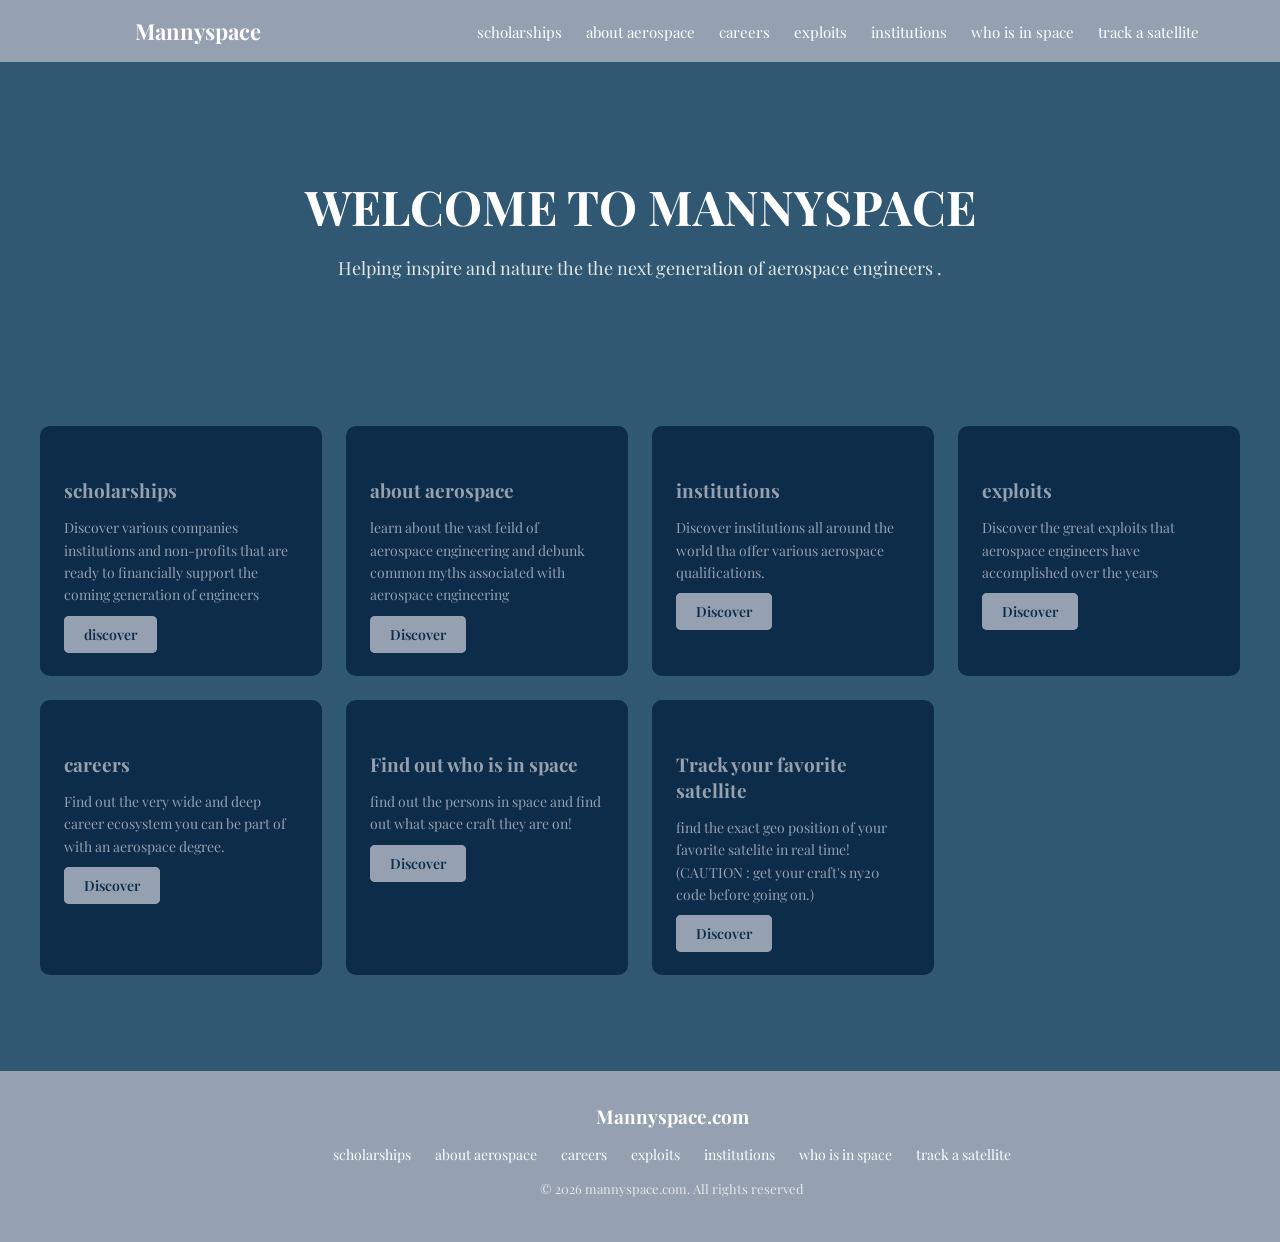
<file: index.html>
<!DOCTYPE html>
<html lang="en">
<head>
  <meta charset="UTF-8">
  <meta name="viewport" content="width=device-width, initial-scale=1.0">
  <title>Document</title>
</head>
<body>
  <!DOCTYPE html>
<html lang="en">
<head>
    <meta charset="UTF-8">
    <meta name="viewport" content="width=device-width, initial-scale=1.0">
    <title><Mannyspace class="com"></Mannyspace></title>
    <link rel="stylesheet" href="style.css">
    <link href="https://fonts.googleapis.com/css2?family=Playfair+Display:wght@400;700&display=swap" rel="stylesheet">

</head>
<body>
    <div class="navbar">
        <div class="logo">
          <a href="index.html">Mannyspace</a>
        </div>
        <div class="nav-links">
            <a href="scholarships.html">scholarships</a>
            <a href="about-aerospace.html">about aerospace</a>
            <a href="careers.html">careers</a>
            <a href="exploits.html">exploits</a>
            <a href="institutions.html">institutions</a>
            <a href="who-is-in-space.html">who is in space</a>
            <a href="trackastatlite.html">track a satellite</a>

            
        </div>            
    </div>
    <div class="hero">
        <video autoplay muted loop playsinline class="hero-video" src="Blackhol.mp4">
            
        </video>
        <h1> WELCOME TO MANNYSPACE</h1>
        <p> Helping inspire and nature the the next generation of aerospace engineers
          .
        </p>
    </div>
    <div class="cards-container">
        <div class="card">
            <h3 class="card-title">scholarships</h3>
            <p>Discover various companies institutions and non-profits that are ready to financially support the coming generation of engineers</p>
            <a href="scholarships.html" class="scholarships">discover</a>
        </div>
        <div class="card">
            <h3 class="card-title">about aerospace</h3>
            <p> learn about the vast feild of aerospace engineering and debunk common myths associated with aerospace engineering </p>
            <a href="about-aerospace.html" class="Discover-btn">Discover</a>
        </div>
        <div class="card">
            <h3 class="card-title">institutions</h3>
            <p> Discover institutions all around the world tha offer various aerospace qualifications.</p>
            <a href="institutions.html" class="Discover-btn">Discover</a>
        </div>
        <div class="card">
            <h3 class="card-title">exploits</h3>
            <p> Discover the great exploits that aerospace engineers have accomplished over the years</p>
            <a href="exploits.html" class="Discover-btn">Discover</a>
        </div>
        <div class="card">
            <h3 class="card-title">careers</h3>
            <p> Find out the very wide and deep career ecosystem you can be part of with an aerospace degree.</p>
            <a href="careers.html" class="Discover-btn">Discover</a>
        </div>
        <div class = card>
            <h3 class="card-title">Find out who is in space </h3>
            <P>find out the persons in space and find out what space craft they are on!</P>
            <a href="who-is-in-space.html" class="Discover-btn">Discover</a>
        </div>
        <div class="card">
            <h3 class="card-title">Track your favorite satellite</h3>
            <p> find the exact geo position of your favorite satelite in real time! (CAUTION : get your craft's ny20 code before going on.)</p>
            <a href="trackastatlite.html" class="Discover-btn">Discover</a>
        </div>
      </div>
        <div class="footer">
            <div class="footer-logo">Mannyspace.com</div>
            <div class="footer-links">
                <a href="scholarships.html">scholarships</a>
            <a href="about-aerospace.html">about aerospace</a>
            <a href="careers.html">careers</a>
            <a href="exploits.html">exploits</a>
            <a href="institutions.html">institutions</a>
            <a href="who-is-in-space.html">who is in space</a>
            <a href="trackastatlite.html">track a satellite</a>

            </div>
            <p class="footer-copy">© 2026 mannyspace.com. All rights reserved</p>
          </div> 
</body>
</html>
</file>
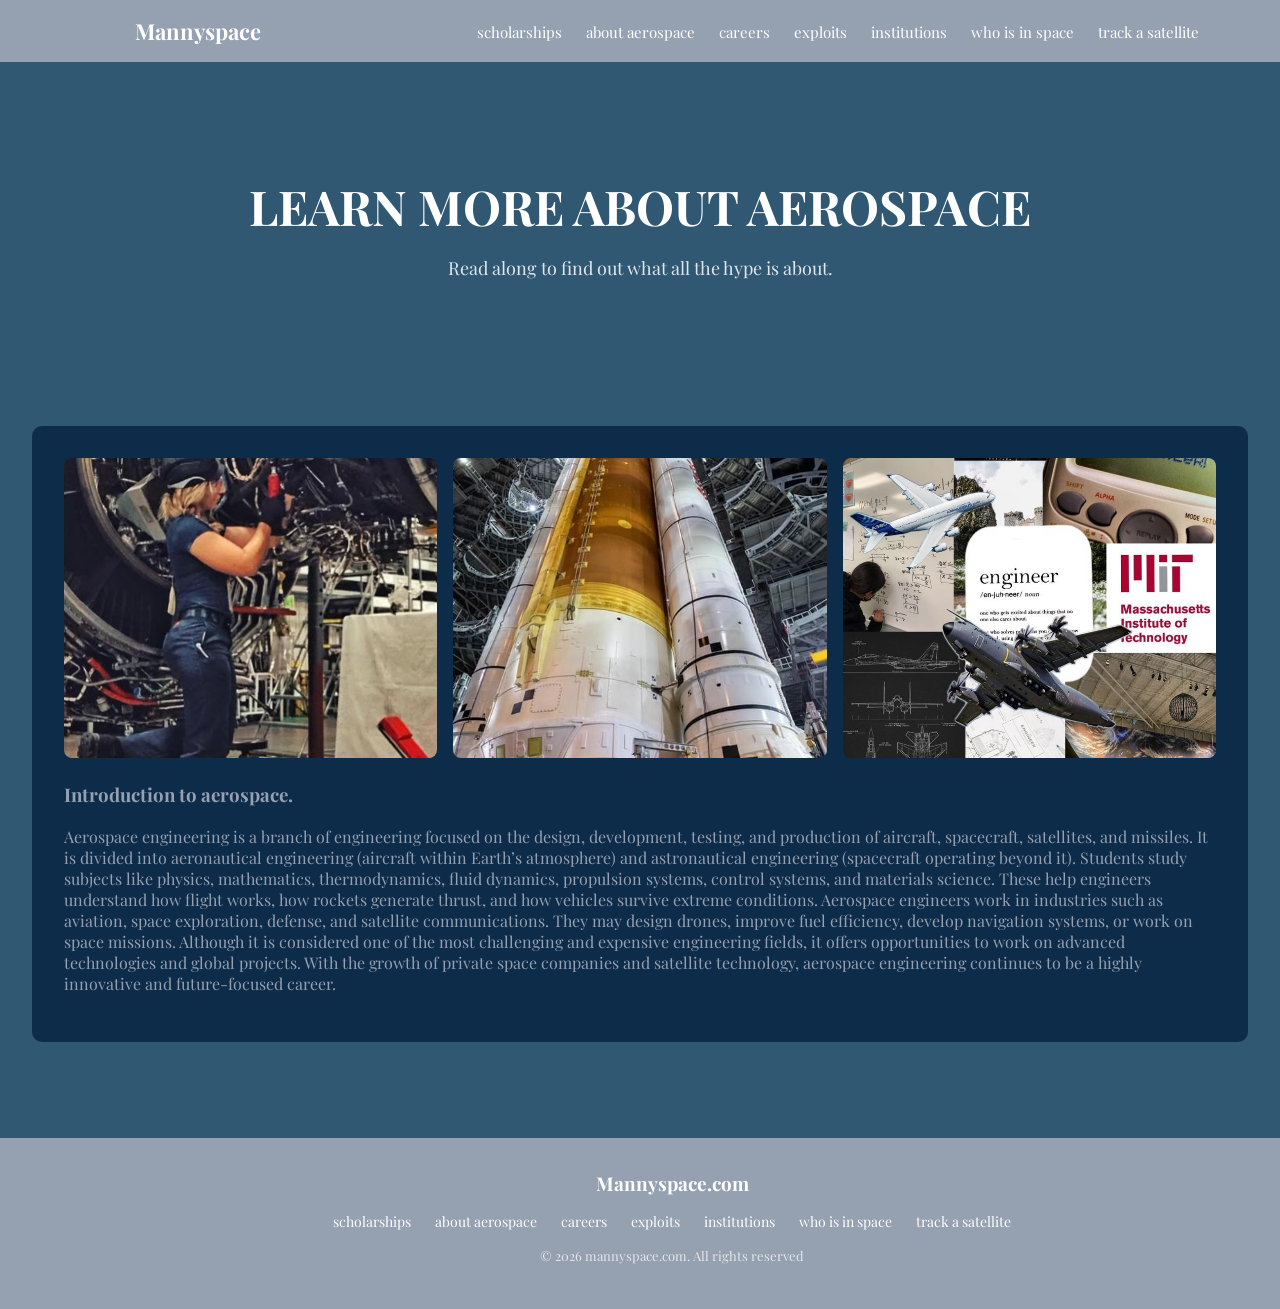
<file: about-aerospace.html>
<!DOCTYPE html>
<html lang="en">
<head>
    <meta charset="UTF-8">
    <meta name="viewport" content="width=device-width, initial-scale=1.0">
    <title>Document</title>
    <link rel="stylesheet" href="style.css">
    <link href="https://fonts.googleapis.com/css2?family=Playfair+Display:wght@400;700&display=swap" rel="stylesheet">
</head>
<body>
    <div class="navbar">
        <div class="logo">
          <a href="index.html">Mannyspace</a>
        </div>
        <div class="nav-links">
            <a href="scholarships.html">scholarships</a>
            <a href="about-aerospace.html">about aerospace</a>
            <a href="careers.html">careers</a>
            <a href="exploits.html">exploits</a>
            <a href="institutions.html">institutions</a>
            <a href="who-is-in-space.html">who is in space</a>
            <a href="trackastatlite.html">track a satellite</a>
          
        </div>            
    </div>
    <div class="hero">
        <h1> LEARN MORE ABOUT AEROSPACE</h1>
        <p> Read along to find out what all the hype is about.</p>
    </div>
    <div class="about-card">
        <div class="about-images">
            <img src="images/baddie-eng.png" alt="baddie-eng">
            <img src="images/rocket.png" alt="nasa">
            <img src="images/asthetic.png" alt="asthetic">
        </div>
        <div class="anout-text">
            <h3> Introduction to aerospace.</h3>
            <p>Aerospace engineering is a branch of engineering focused on the design, development, testing, and production of aircraft, spacecraft, satellites, and missiles. It is divided into aeronautical engineering (aircraft within Earth’s atmosphere) and astronautical engineering (spacecraft operating beyond it).

Students study subjects like physics, mathematics, thermodynamics, fluid dynamics, propulsion systems, control systems, and materials science. These help engineers understand how flight works, how rockets generate thrust, and how vehicles survive extreme conditions.

Aerospace engineers work in industries such as aviation, space exploration, defense, and satellite communications. They may design drones, improve fuel efficiency, develop navigation systems, or work on space missions.

Although it is considered one of the most challenging and expensive engineering fields, it offers opportunities to work on advanced technologies and global projects. With the growth of private space companies and satellite technology, aerospace engineering continues to be a highly innovative and future-focused career.</p>
        </div>
    </div>
     <div class="footer">
            <div class="footer-logo">Mannyspace.com</div>
            <div class="footer-links">
                <a href="scholarships.html">scholarships</a>
            <a href="about-aerospace.html">about aerospace</a>
            <a href="careers.html">careers</a>
            <a href="exploits.html">exploits</a>
            <a href="institutions.html">institutions</a>
            <a href="who-is-in-space.html">who is in space</a>
            <a href="trackastatlite.html">track a satellite</a>
            </div>
            <p class="footer-copy">© 2026 mannyspace.com. All rights reserved</p>
          </div> 
    
</body>
</html>
</file>
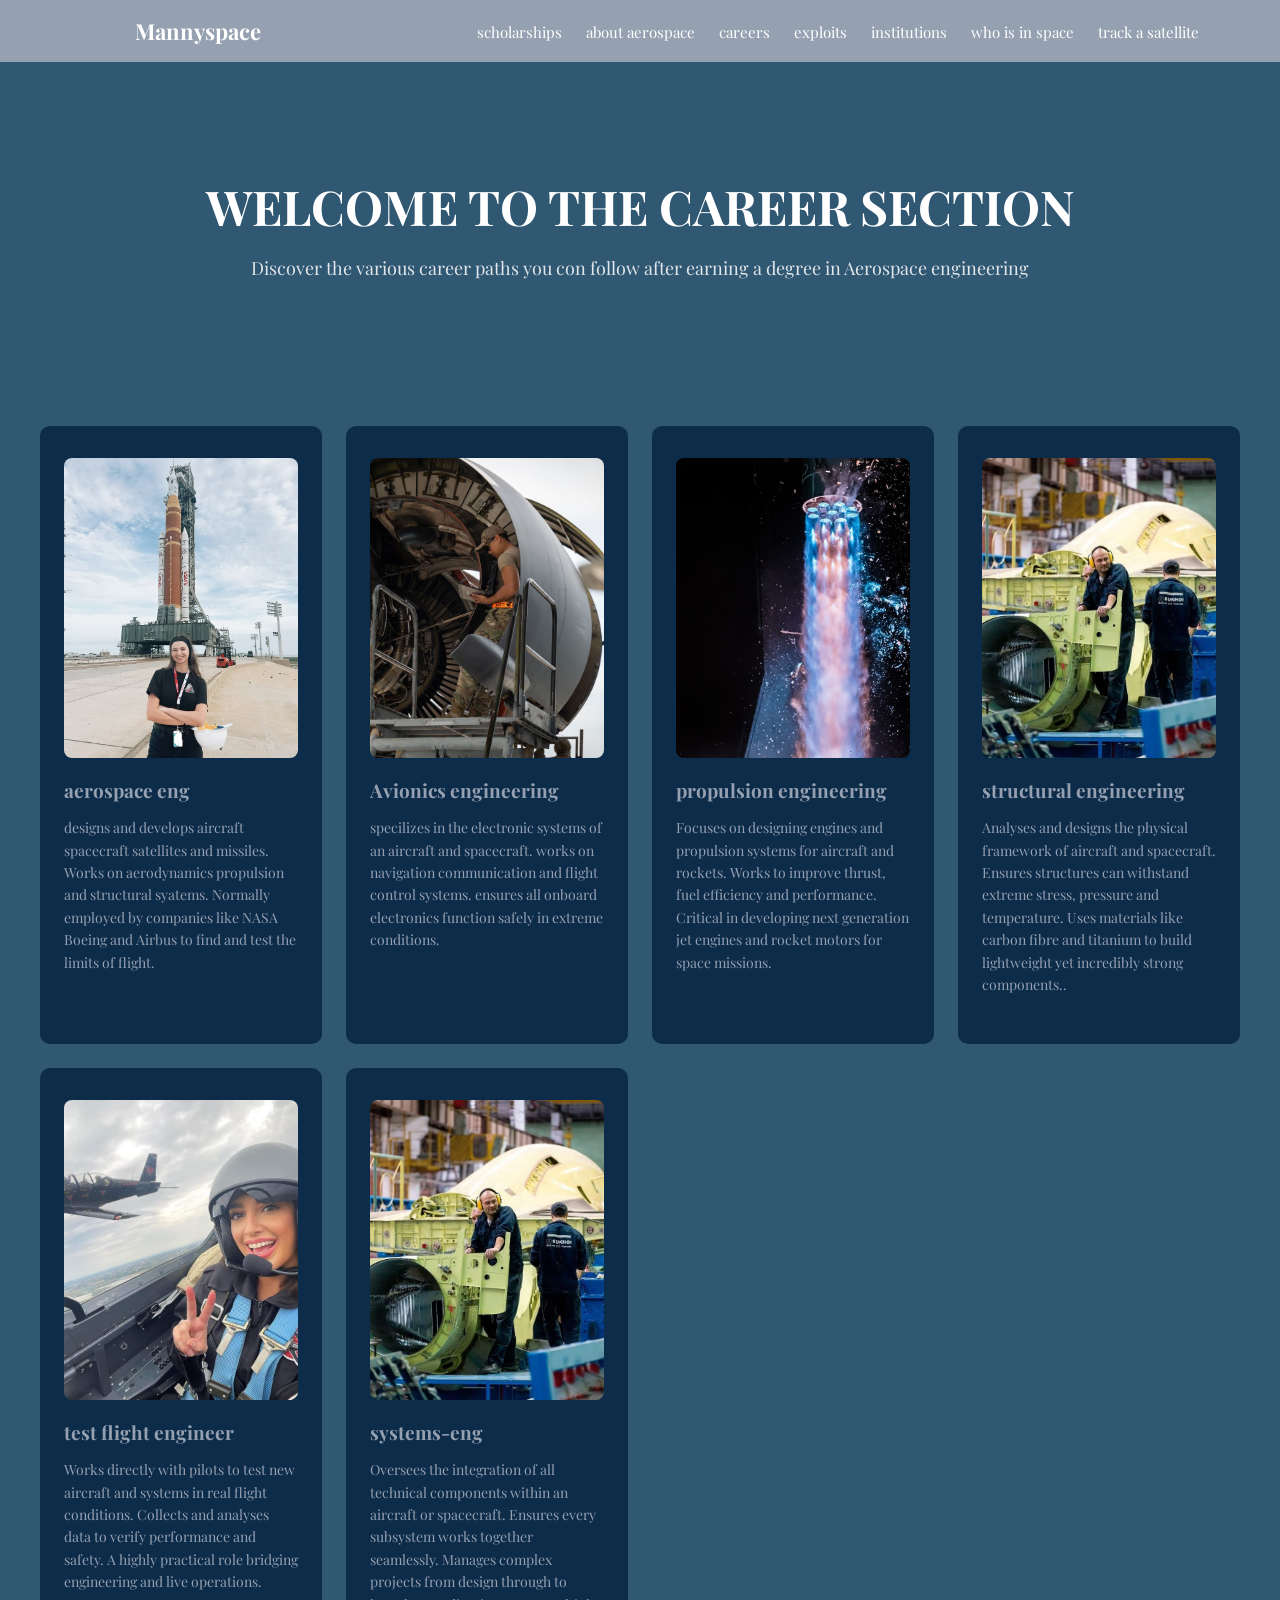
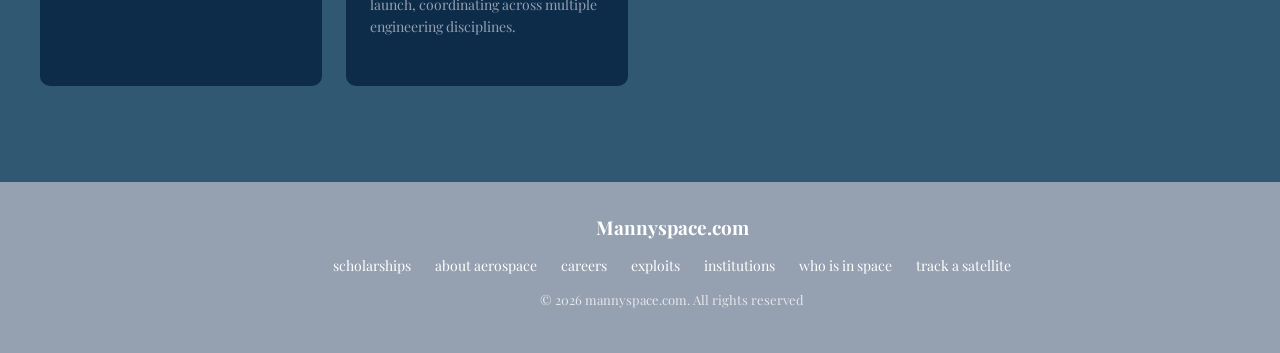
<file: careers.html>
<!DOCTYPE html>
<html lang="en">
<head>
    <meta charset="UTF-8">
    <meta name="viewport" content="width=device-width, initial-scale=1.0">
    <title>Document</title>
    <link rel="stylesheet" href="style.css">
    <link href="https://fonts.googleapis.com/css2?family=Playfair+Display:wght@400;700&display=swap" rel="stylesheet">
</head>
<body>
    <div class="navbar">
        <div class="logo">
          <a href="index.html">Mannyspace</a>
        </div>
        <div class="nav-links">
            <a href="scholarships.html">scholarships</a>
            <a href="about-aerospace.html">about aerospace</a>
            <a href="careers.html">careers</a>
            <a href="exploits.html">exploits</a>
            <a href="institutions.html">institutions</a>
            <a href="who-is-in-space.html">who is in space</a>
            <a href="trackastatlite.html">track a satellite</a>
        </div>            
    </div>
    <div class="hero">
        <h1> WELCOME TO THE CAREER SECTION</h1>
        <p> Discover the various career paths you con follow after earning a degree in Aerospace engineering
          
        </p>
    </div>
    <div class="cards-container">
        
        <div class="card">
            <div class="card-image-wrapper">
                <img src="images/aerospace-eng.png" alt="Aerospace" class="card-image">
            </div>
            <h3 class="card-title">aerospace eng</h3>
            <p>designs and develops aircraft spacecraft satellites and missiles. Works on aerodynamics propulsion and structural syatems. Normally employed by companies like NASA Boeing and Airbus to find and test the limits of flight. </p>
            
        </div>
        <div class="card">
            <div class="card-image-wrapper">
                <img src="images/avionics-eng.png" alt="avionics-eng" class="card-image">
            </div>
            <h3 class="card-title">Avionics engineering</h3>
            <p>specilizes in the electronic systems of an aircraft and spacecraft. works on navigation communication and flight control systems. ensures all onboard electronics function safely in extreme conditions. </p>
            
        </div>
        <div class="card">
            <div class="card-image-wrapper">
                <img src="images/propulsion-eng.png" alt="propulsion" class="card-image">
            </div>
            <h3 class="card-title">propulsion engineering</h3>
            <p> Focuses on designing engines and propulsion systems for aircraft and rockets. Works to improve thrust, fuel efficiency and performance. Critical in developing next generation jet engines and rocket motors for space missions.</p>
            
        </div>
        <div class="card">
            <div class="card-image-wrapper">
                <img src="images/structural-eng.png" alt="structural-eng" class="card-image">
            </div>
            <h3 class="card-title">structural engineering</h3>
            <p> Analyses and designs the physical framework of aircraft and spacecraft. Ensures structures can withstand extreme stress, pressure and temperature. Uses materials like carbon fibre and titanium to build lightweight yet incredibly strong components.. </p>
            
        </div>
        <div class="card">
            <div class="card-image-wrapper">
                <img src="images/flighttest-eng.png" alt="flighttest-eng" class="card-image">
            </div>
            <h3 class="card-title"> test flight engineer</h3>
            <p>Works directly with pilots to test new aircraft and systems in real flight conditions. Collects and analyses data to verify performance and safety. A highly practical role bridging engineering and live operations. </p>
            
        </div>
        <div class="card">
            <div class="card-image-wrapper">
                <img src="images/structural-eng.png" alt="systems-eng" class="card-image">
            </div>
            <h3 class="card-title"> systems-eng</h3>
            <p>Oversees the integration of all technical components within an aircraft or spacecraft. Ensures every subsystem works together seamlessly. Manages complex projects from design through to launch, coordinating across multiple engineering disciplines.​​​​​​​​​​​​​​​​ </p>
            

        </div>
    </div>
        <div class="footer">
            <div class="footer-logo">Mannyspace.com</div>
            <div class="footer-links">
                <a href="scholarships.html">scholarships</a>
            <a href="about-aerospace.html">about aerospace</a>
            <a href="careers.html">careers</a>
            <a href="exploits.html">exploits</a>
            <a href="institutions.html">institutions</a>
            <a href="who-is-in-space.html">who is in space</a>
            <a href="trackastatlite.html">track a satellite</a>
            </div>
            <p class="footer-copy">© 2026 mannyspace.com. All rights reserved</p>
          </div> 
    
</body>
</html>
</file>
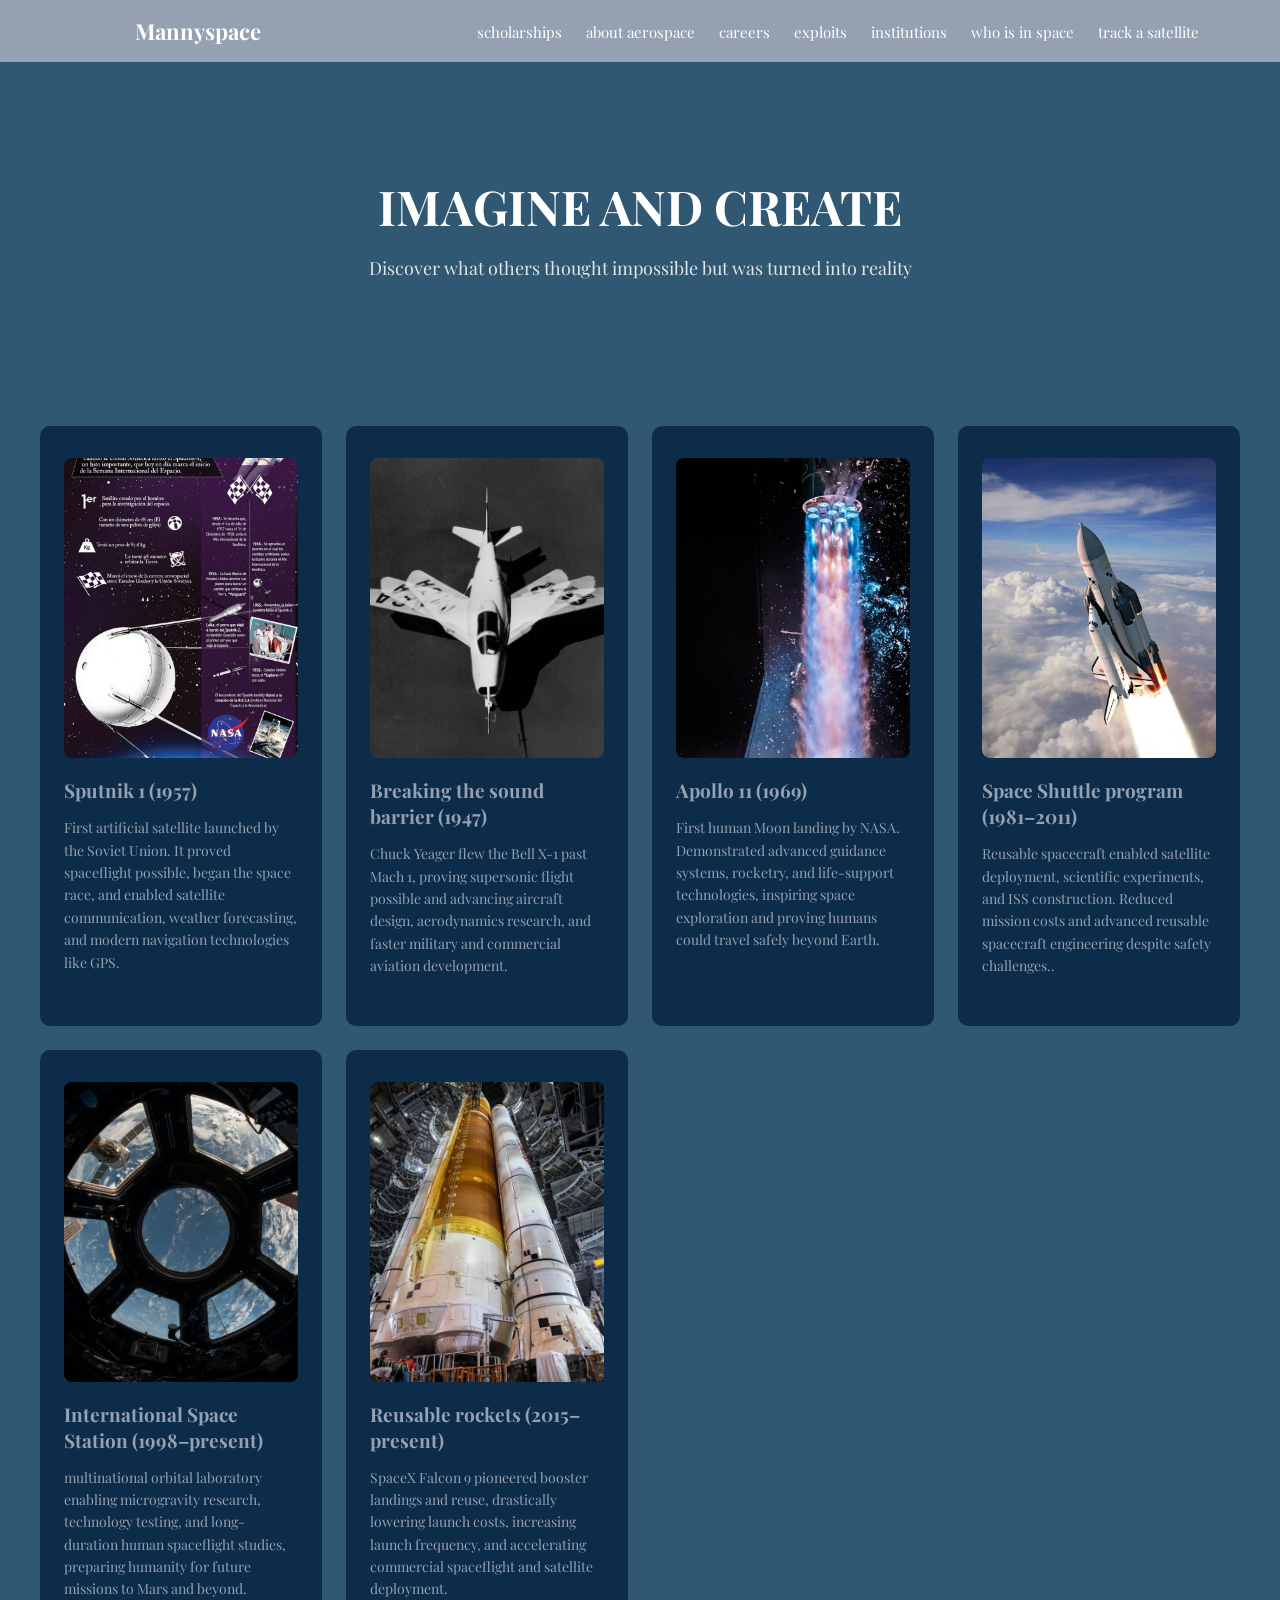
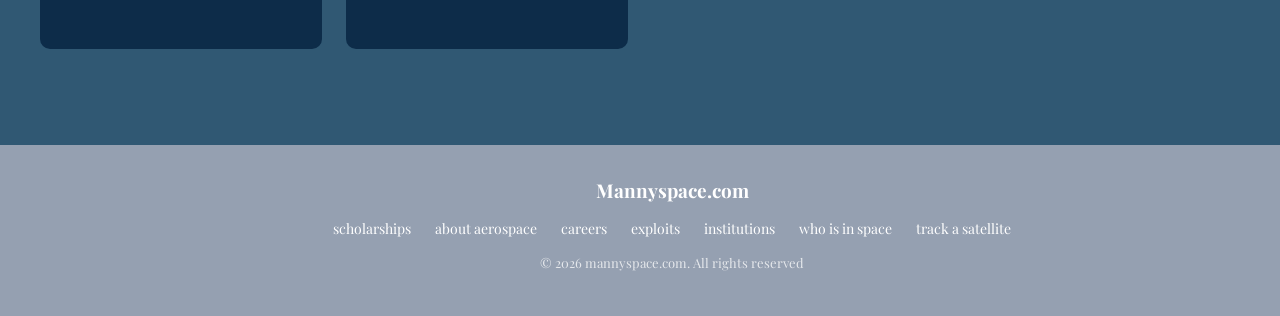
<file: Exploits.html>
<!DOCTYPE html>
<html lang="en">
<head>
    <meta charset="UTF-8">
    <meta name="viewport" content="width=device-width, initial-scale=1.0">
    <title>Document</title>
    <link rel="stylesheet" href="style.css">
    <link href="https://fonts.googleapis.com/css2?family=Playfair+Display:wght@400;700&display=swap" rel="stylesheet">
</head>
<body>
    <div class="navbar">
        <div class="logo">
          <a href="index.html">Mannyspace</a>
        </div>
        <div class="nav-links">
            <a href="scholarships.html">scholarships</a>
            <a href="about-aerospace.html">about aerospace</a>
            <a href="careers.html">careers</a>
            <a href="exploits.html">exploits</a>
            <a href="institutions.html">institutions</a>
            <a href="who-is-in-space.html">who is in space</a>
            <a href="trackastatlite.html">track a satellite</a>

            
        </div>            
    </div>
    <div class="hero">
        <h1> IMAGINE AND CREATE</h1>
        <p> Discover what others thought impossible but was turned into reality
          
        </p>
    </div>
    <div class="cards-container">
        <div class="card">
            <div class="card-image-wrapper">
                <img src="images/sputnik1.png" alt="Aerospace" class="card-image">
            </div>
            <h3 class="card-title">Sputnik 1 (1957)</h3>
            <p>First artificial satellite launched by the Soviet Union. It proved spaceflight possible, began the space race, and enabled satellite communication, weather forecasting, and modern navigation technologies like GPS. </p>
            
        </div>
        <div class="card">
            <div class="card-image-wrapper">
                <img src="images/Bell _ X-5.png" alt="avionics-eng" class="card-image">
            </div>
            <h3 class="card-title">Breaking the sound barrier (1947)</h3>
            <p>Chuck Yeager flew the Bell X-1 past Mach 1, proving supersonic flight possible and advancing aircraft design, aerodynamics research, and faster military and commercial aviation development. </p>
            
        </div>
        <div class="card">
            <div class="card-image-wrapper">
                <img src="images/propulsion-eng.png" alt="propulsion" class="card-image">
            </div>
            <h3 class="card-title">Apollo 11 (1969)</h3>
            <p> First human Moon landing by NASA. Demonstrated advanced guidance systems, rocketry, and life-support technologies, inspiring space exploration and proving humans could travel safely beyond Earth.</p>
            
        </div>
        <div class="card">
            <div class="card-image-wrapper">
                <img src="images/shuttle.png" alt="structural-eng" class="card-image">
            </div>
            <h3 class="card-title">Space Shuttle program (1981–2011)</h3>
            <p>Reusable spacecraft enabled satellite deployment, scientific experiments, and ISS construction. Reduced mission costs and advanced reusable spacecraft engineering despite safety challenges.. </p>
            
        </div>
        <div class="card">
            <div class="card-image-wrapper">
                <img src="images/iss.png" alt="flighttest-eng" class="card-image">
            </div>
            <h3 class="card-title"> International Space Station (1998–present)</h3>
            <p>multinational orbital laboratory enabling microgravity research, technology testing, and long-duration human spaceflight studies, preparing humanity for future missions to Mars and beyond. </p>
            
        </div>
        <div class="card">
            <div class="card-image-wrapper">
                <img src="images/rocket.png" alt="systems-eng" class="card-image">
            </div>
            <h3 class="card-title"> Reusable rockets (2015–present)</h3>
            <p>SpaceX Falcon 9 pioneered booster landings and reuse, drastically lowering launch costs, increasing launch frequency, and accelerating commercial spaceflight and satellite deployment.</p>
            

        </div>
    </div>
        <div class="footer">
            <div class="footer-logo">Mannyspace.com</div>
            <div class="footer-links">
                <a href="scholarships.html">scholarships</a>
            <a href="about-aerospace.html">about aerospace</a>
            <a href="careers.html">careers</a>
            <a href="exploits.html">exploits</a>
            <a href="institutions.html">institutions</a>
            <a href="who-is-in-space.html">who is in space</a>
            <a href="trackastatlite.html">track a satellite</a>

            </div>
            <p class="footer-copy">© 2026 mannyspace.com. All rights reserved</p>
          </div> 
    
</body>
</html>
</file>
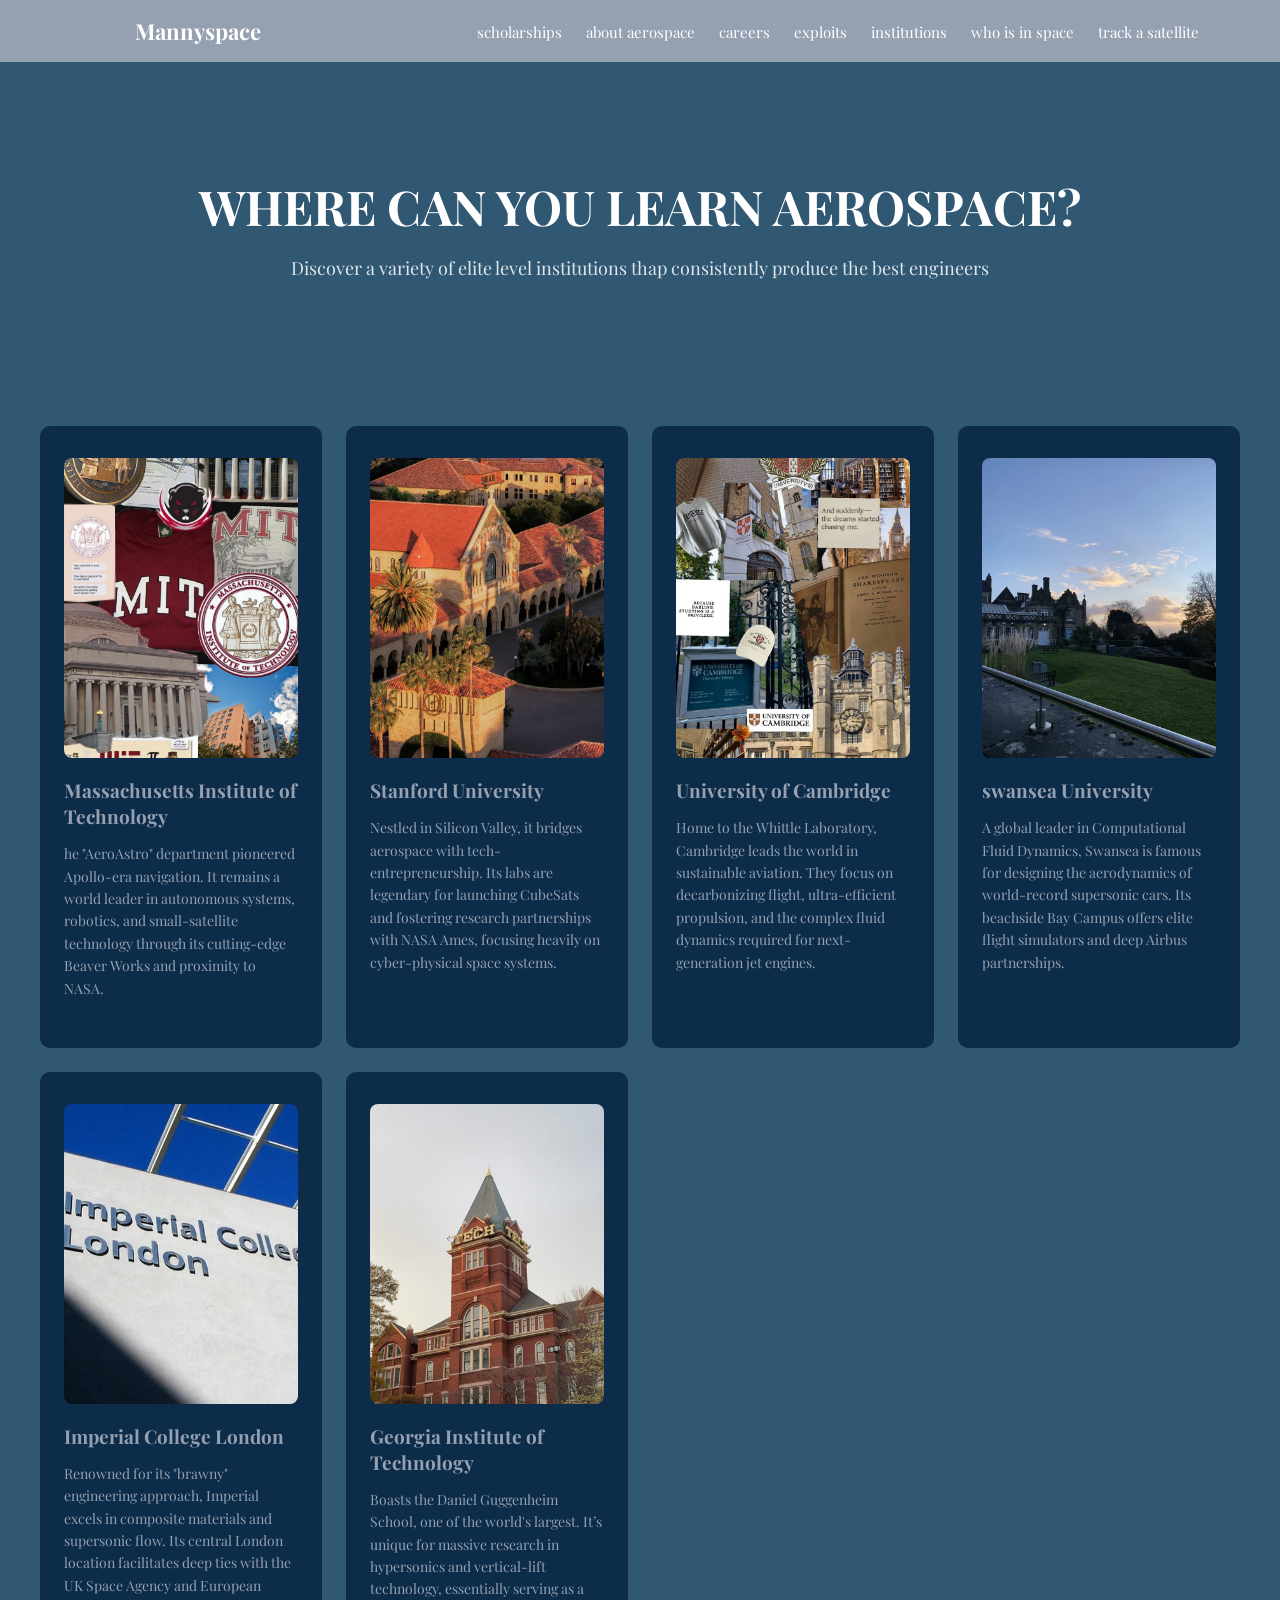
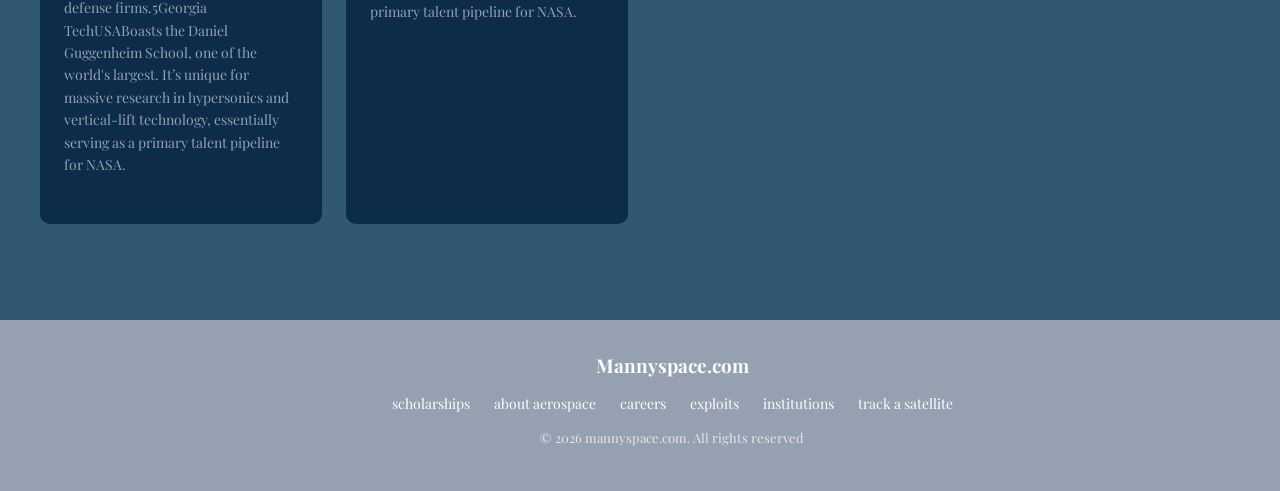
<file: institutions.html>
<!DOCTYPE html>
<html lang="en">
<head>
    <meta charset="UTF-8">
    <meta name="viewport" content="width=device-width, initial-scale=1.0">
    <title>Document</title>
    <link rel="stylesheet" href="style.css">
    <link href="https://fonts.googleapis.com/css2?family=Playfair+Display:wght@400;700&display=swap" rel="stylesheet">
</head>
<body>
    <div class="navbar">
        <div class="logo">
          <a href="index.html">Mannyspace</a>
        </div>
        <div class="nav-links">
            <a href="scholarships.html">scholarships</a>
            <a href="about-aerospace.html">about aerospace</a>
            <a href="careers.html">careers</a>
            <a href="exploits.html">exploits</a>
            <a href="institutions.html">institutions</a>
             <a href="who-is-in-space.html">who is in space</a>
             <a href="trackastatlite.html">track a satellite</a>

            
        </div>            
    </div>
    <div class="hero">
        <h1> WHERE CAN YOU LEARN AEROSPACE?</h1>
        <p> Discover a variety of elite level institutions thap consistently produce the best engineers
        </p>
    </div>
    <div class="cards-container">
        <div class="card">
            <div class="card-image-wrapper">
                <img src="images/mit.png" alt="Massachusetts Institute of Technology" class="card-image">
            </div>
            <h3 class="card-title">Massachusetts Institute of Technology</h3>
            <p>he "AeroAstro" department pioneered Apollo-era navigation. It remains a world leader in autonomous systems, robotics, and small-satellite technology through its cutting-edge Beaver Works and proximity to NASA.</p>
            
        </div>
        <div class="card">
            <div class="card-image-wrapper">
                <img src="images/Stanford-University.png" alt="Stanford University" class="card-image">
            </div>
            <h3 class="card-title">Stanford University</h3>
            <p>Nestled in Silicon Valley, it bridges aerospace with tech-entrepreneurship. Its labs are legendary for launching CubeSats and fostering research partnerships with NASA Ames, focusing heavily on cyber-physical space systems. </p>
            
        </div>
        <div class="card">
            <div class="card-image-wrapper">
                <img src="images/UniversityofCambridge.png" alt="University of Cambridge" class="card-image">
            </div>
            <h3 class="card-title">University of Cambridge</h3>
            <p> Home to the Whittle Laboratory, Cambridge leads the world in sustainable aviation. They focus on decarbonizing flight, ultra-efficient propulsion, and the complex fluid dynamics required for next-generation jet engines.</p>
            
        </div>
        <div class="card">
            <div class="card-image-wrapper">
                <img src="images/swanseauni.png" alt="swansea uni" class="card-image">
            </div>
            <h3 class="card-title">swansea University</h3>
            <p> A global leader in Computational Fluid Dynamics, Swansea is famous for designing the aerodynamics of world-record supersonic cars. Its beachside Bay Campus offers elite flight simulators and deep Airbus partnerships. </p>
            
        </div>
        <div class="card">
            <div class="card-image-wrapper">
                <img src="images/imperial.png" alt="imperial" class="card-image">
            </div>
            <h3 class="card-title"> Imperial College London</h3>
            <p>Renowned for its "brawny" engineering approach, Imperial excels in composite materials and supersonic flow. Its central London location facilitates deep ties with the UK Space Agency and European defense firms.5Georgia TechUSABoasts the Daniel Guggenheim School, one of the world's largest. It’s unique for massive research in hypersonics and vertical-lift technology, essentially serving as a primary talent pipeline for NASA. </p>
            
        </div>
        <div class="card">
            <div class="card-image-wrapper">
                <img src="images/TechtowerGeorgiatech.png" alt="Georgia Institute of Technology" class="card-image">
            </div>
            <h3 class="card-title"> Georgia Institute of Technology</h3>
            <p>Boasts the Daniel Guggenheim School, one of the world's largest. It’s unique for massive research in hypersonics and vertical-lift technology, essentially serving as a primary talent pipeline for NASA.​​​​​​​​​​​​​​​​ </p>
            

        </div>
    </div>
        <div class="footer">
            <div class="footer-logo">Mannyspace.com</div>
            <div class="footer-links">
                <a href="scholarships.html">scholarships</a>
            <a href="about-aerospace.html">about aerospace</a>
            <a href="careers.html">careers</a>
            <a href="exploits.html">exploits</a>
            <a href="institutions.html">institutions</a>
            <a href="trackastatlite.html">track a satellite</a>

            </div>
            <p class="footer-copy">© 2026 mannyspace.com. All rights reserved</p>
          </div> 
    
    
</body>
</html>
</file>
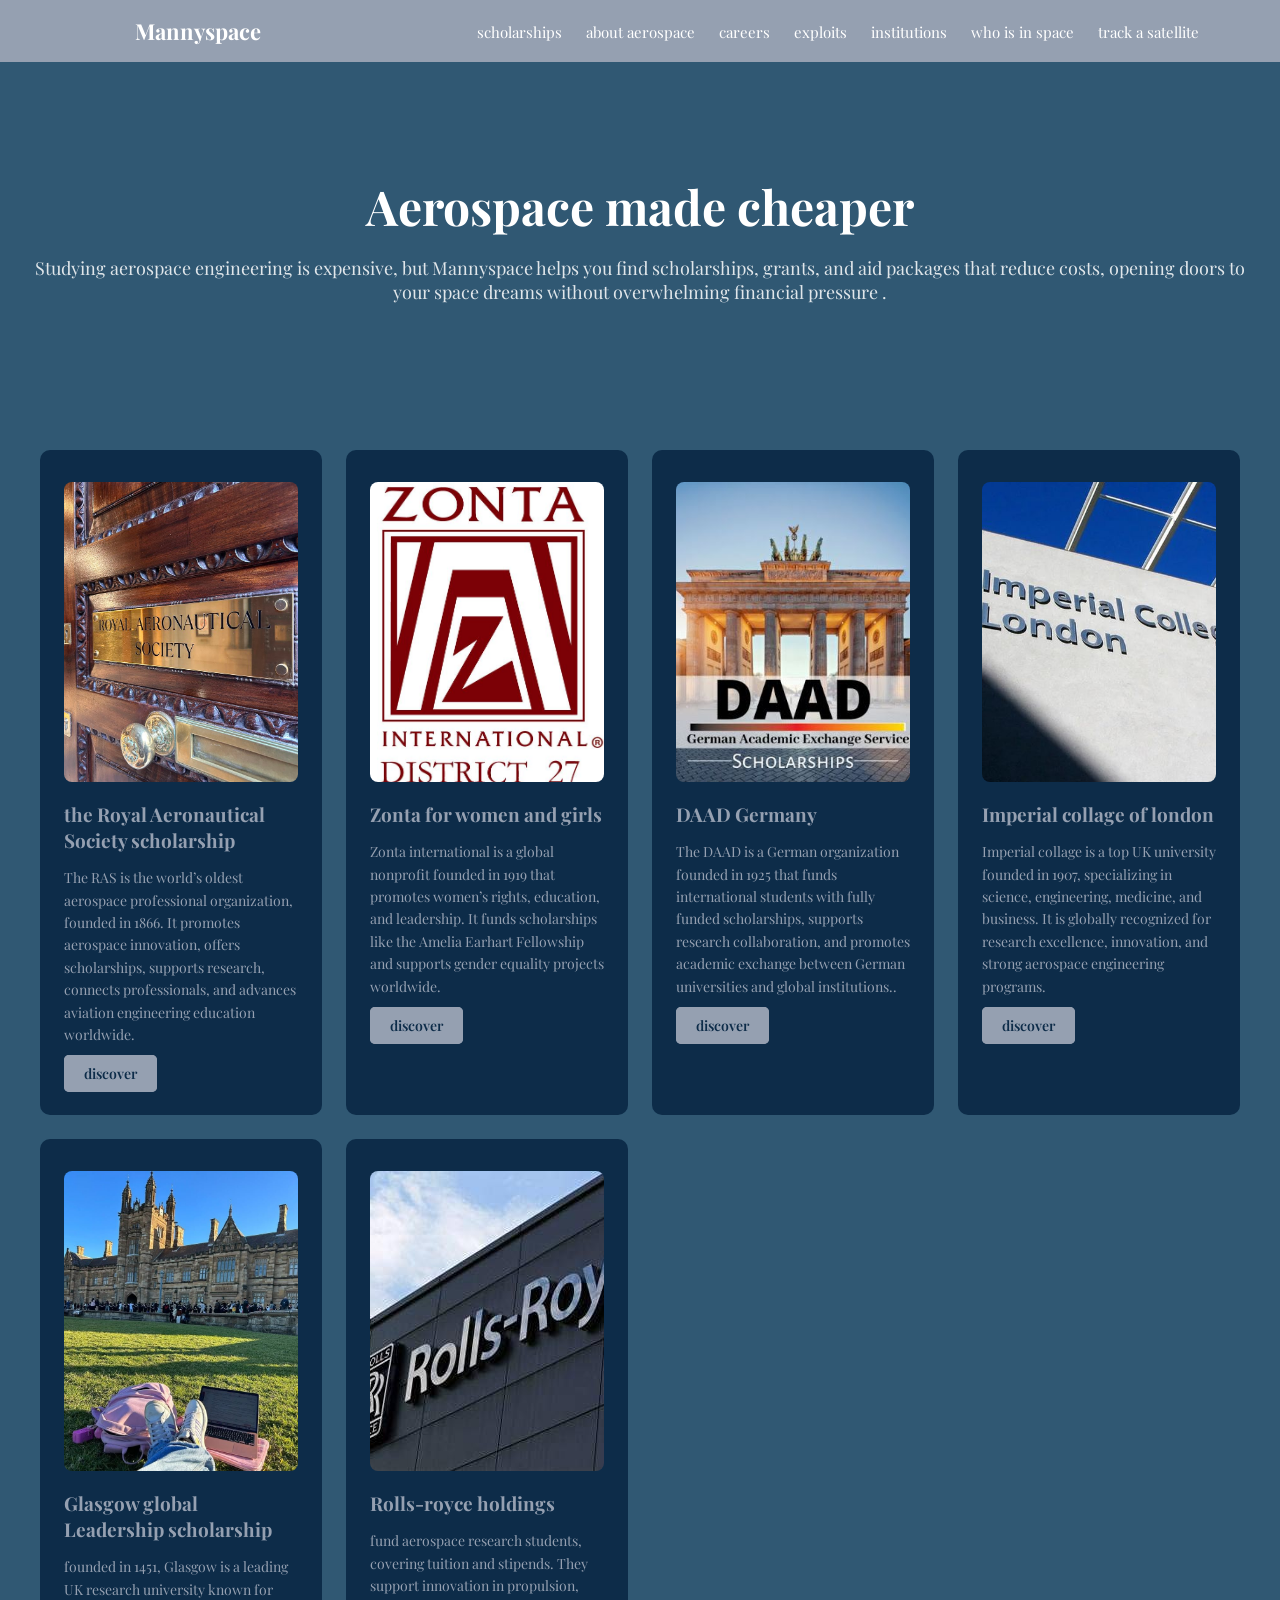
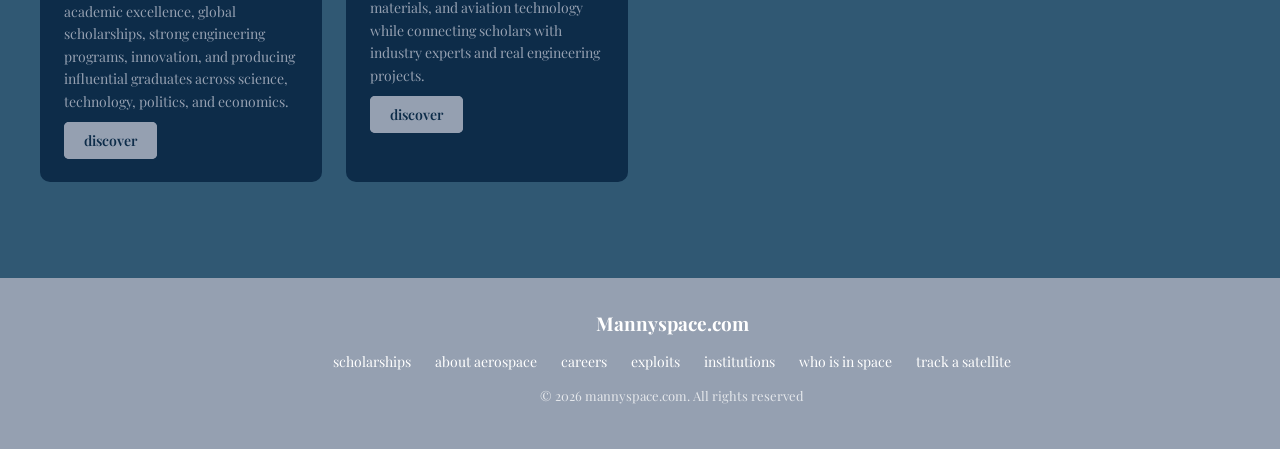
<file: scholarships.html>
<!DOCTYPE html>
<html lang="en">
<head>
    <meta charset="UTF-8">
    <meta name="viewport" content="width=device-width, initial-scale=1.0">
    <title>Document</title>
     <link rel="stylesheet" href="style.css">
    <link href="https://fonts.googleapis.com/css2?family=Playfair+Display:wght@400;700&display=swap" rel="stylesheet">
</head>
<body>
    <div class="navbar">
        <div class="logo">
          <a href="index.html">Mannyspace</a>
        </div>
        <div class="nav-links">
            <a href="scholarships.html">scholarships</a>
            <a href="about-aerospace.html">about aerospace</a>
            <a href="careers.html">careers</a>
            <a href="exploits.html">exploits</a>
            <a href="institutions.html">institutions</a>
            <a href="who-is-in-space.html">who is in space</a>
            <a href="trackastatlite.html">track a satellite</a>

            
        </div>            
    </div>
    <div class="hero">
        <h1> Aerospace made cheaper</h1>
        <p>Studying aerospace engineering is expensive, but Mannyspace helps you find scholarships, grants, and aid packages that reduce costs, opening doors to your space dreams without overwhelming financial pressure .
        </p>
    </div>
    <div class="cards-container">
        <div class="card">
            <div class="card-image-wrapper">
                <img src="images/Royal-Aeronautical-Society.png" alt="Royal-Aeronautical-Society" class="card-image">
            </div>
            <h3 class="card-title">the Royal Aeronautical Society scholarship</h3>
            <p>The RAS is the world’s oldest aerospace professional organization, founded in 1866. It promotes aerospace innovation, offers scholarships, supports research, connects professionals, and advances aviation engineering education worldwide. </p>
            <a href="https://www.aerosociety.com/careers-education/scholarships-bursaries/futures-scholarship/" class="discover" target="_blank">discover</a>
        </div>
        <div class="card">
            <div class="card-image-wrapper">
                <img src="images/zonta.png" alt="zonta" class="card-image">
            </div>
            <h3 class="card-title">Zonta for women and girls</h3>
            <p>Zonta international is a global nonprofit founded in 1919 that promotes women’s rights, education, and leadership. It funds scholarships like the Amelia Earhart Fellowship and supports gender equality projects worldwide.  </p>
            <a href="https://www.zonta.org/Web/Web/Programs/Education/Women_in_STEM_Scholarship.aspx" class="discover" target="_blank">discover</a>
        </div>
        <div class="card">
            <div class="card-image-wrapper">
                <img src="images/daadgremany.png" alt="daadgremany" class="card-image">
            </div>
            <h3 class="card-title">DAAD Germany</h3>
            <p> The DAAD is a German organization founded in 1925 that funds international students with fully funded scholarships, supports research collaboration, and promotes academic exchange between German universities and global institutions..</p>
            <a href="https://ed.acba.africa/category/scholarships/daad-scholarships/?gad_source=1&gad_campaignid=23349008068&gbraid=0AAAAA9pwxxRPzoGvu9xpaZVx9cQ_RYn4f&gclid=Cj0KCQjw7IjOBhDyARIsAFzrWQy0kwo1ELFg1w2EbR_9aSQXTx9Cbo1C9nKbaOrbKLhHohVHDX-CjVkaAm25EALw_wcB" class="discover" target="_blank">discover</a>
        </div>
        <div class="card">
            <div class="card-image-wrapper">
                <img src="images/imperial.png" alt="imperial" class="card-image">
            </div>
            <h3 class="card-title">Imperial collage of london</h3>
            <p> Imperial collage is a top UK university founded in 1907, specializing in science, engineering, medicine, and business. It is globally recognized for research excellence, innovation, and strong aerospace engineering programs. </p>
            <a href="https://www.imperial.ac.uk/study/fees-and-funding/scholarships-search/" class="discover" target="_blank">discover</a>
        </div>
        <div class="card">
            <div class="card-image-wrapper">
                <img src="images/glaslow.png" alt="glaslow" class="card-image">
            </div>
            <h3 class="card-title"> Glasgow global Leadership scholarship</h3>
            <p>founded in 1451, Glasgow is a leading UK research university known for academic excellence, global scholarships, strong engineering programs, innovation, and producing influential graduates across science, technology, politics, and economics. </p>
            <a href="https://www.gla.ac.uk/scholarships/globalleadershipscholarship/" class="discover" target="_blank">discover</a>
        </div>
        <div class="card">
            <div class="card-image-wrapper">
                <img src="images/rolls-royce.png" alt="rolls-royce" class="card-image">
            </div>
            <h3 class="card-title"> Rolls-royce holdings</h3>
            <p>fund aerospace research students, covering tuition and stipends. They support innovation in propulsion, materials, and aviation technology while connecting scholars with industry experts and real engineering projects. </p>
            <a href="https://careers.rolls-royce.com/students-and-graduates" class="discover" target="_blank">discover</a>

        </div>
    </div>
        <div class="footer">
            <div class="footer-logo">Mannyspace.com</div>
            <div class="footer-links">
                <a href="scholarships.html">scholarships</a>
            <a href="about-aerospace.html">about aerospace</a>
            <a href="careers.html">careers</a>
            <a href="exploits.html">exploits</a>
            <a href="institutions.html">institutions</a>
            <a href="who-is-in-space.html">who is in space</a>
            <a href="trackastatlite.html">track a satellite</a>

            </div>
            <p class="footer-copy">© 2026 mannyspace.com. All rights reserved</p>
          </div> 
    
</body>
</html>
</file>
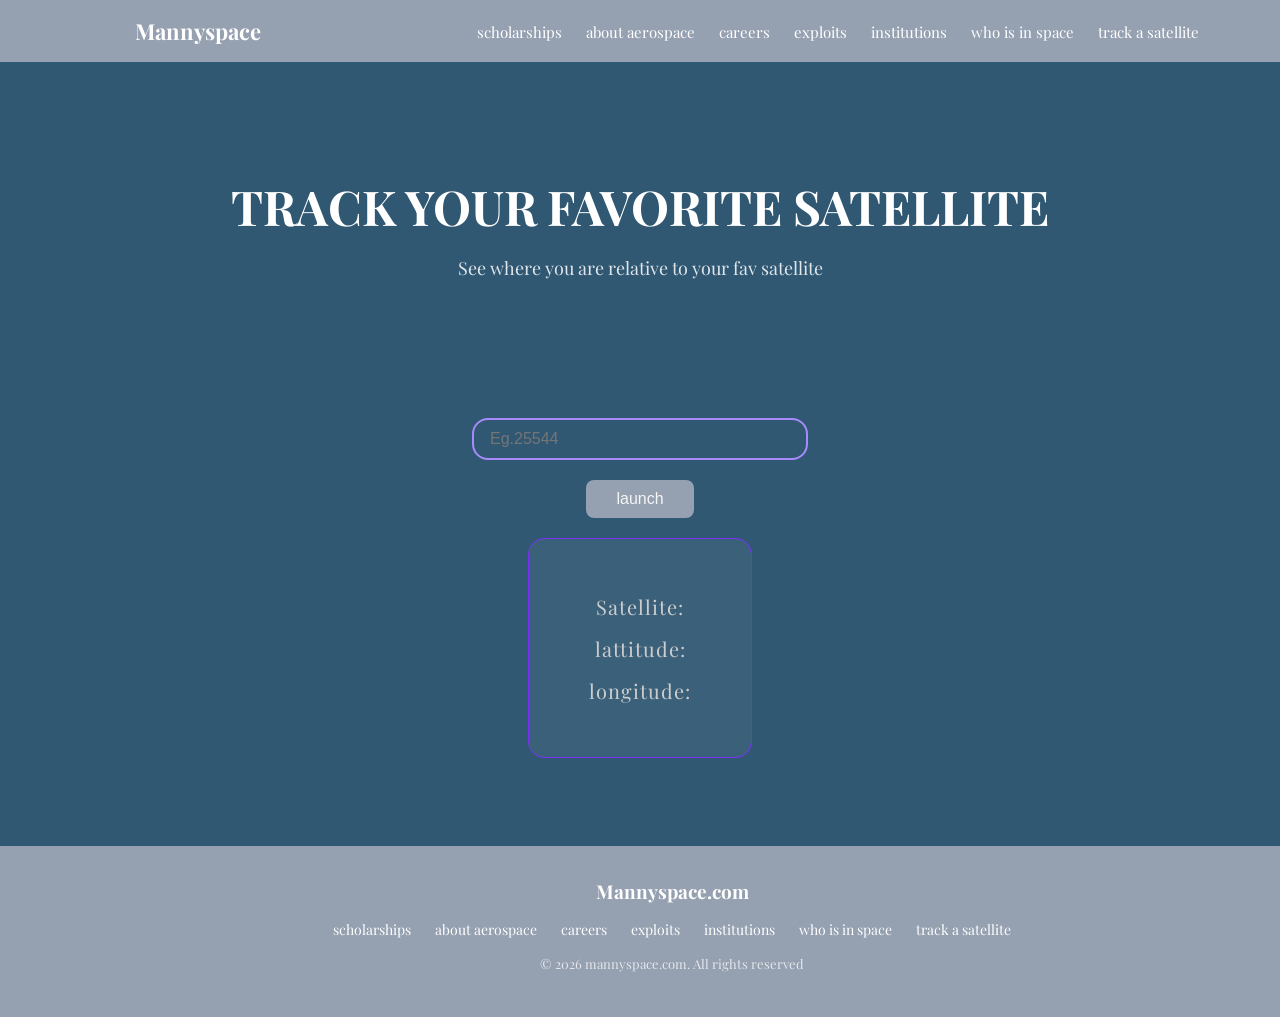
<file: trackastatlite.html>
<!DOCTYPE html>
<html lang="en">
<head>
    <meta charset="UTF-8">
    <meta name="viewport" content="width=device-width, initial-scale=1.0">
    <title>Document</title>
    <link rel="stylesheet" href="style.css">
    <link href="https://fonts.googleapis.com/css2?family=Playfair+Display:wght@400;700&display=swap" rel="stylesheet">
</head>
<body>
    <div class="navbar">
        <div class="logo">
          <a href="index.html">Mannyspace</a>
        </div>
        <div class="nav-links">
            <a href="scholarships.html">scholarships</a>
            <a href="about-aerospace.html">about aerospace</a>
            <a href="careers.html">careers</a>
            <a href="exploits.html">exploits</a>
            <a href="institutions.html">institutions</a>
            <a href="who-is-in-space.html">who is in space</a>
            <a href="trackastatlite.html">track a satellite</a>
            
        </div>            
    </div>
    <div class="hero">
        <h1> TRACK YOUR FAVORITE SATELLITE</h1>
        <p>See where you are relative to your fav satellite</p>
    </div>
    <div class="cards-container" id="trackasatellite">
        <input id="searchInput" type="text" placeholder="Eg.25544">
        <button id="searchBtn">launch </button>
        <div id="result">
            <p> Satellite: <span id="satName"></span></p>
            <p> lattitude:<span id="lat"></span></p>
            <p>longitude:<span id="lon"></span></p>
        </div>

        </div>
    </div>
      </div>
        <div class="footer">
            <div class="footer-logo">Mannyspace.com</div>
            <div class="footer-links">
                <a href="scholarships.html">scholarships</a>
            <a href="about-aerospace.html">about aerospace</a>
            <a href="careers.html">careers</a>
            <a href="exploits.html">exploits</a>
            <a href="institutions.html">institutions</a>
            <a href="who-is-in-space.html">who is in space</a>
            <a href="trackastatlite.html">track a satellite</a>
            </div>
            <p class="footer-copy">© 2026 mannyspace.com. All rights reserved</p>
            </div>
            
            <script src ="tracksatellite.js"></script>
    
</body>
</html>
</file>
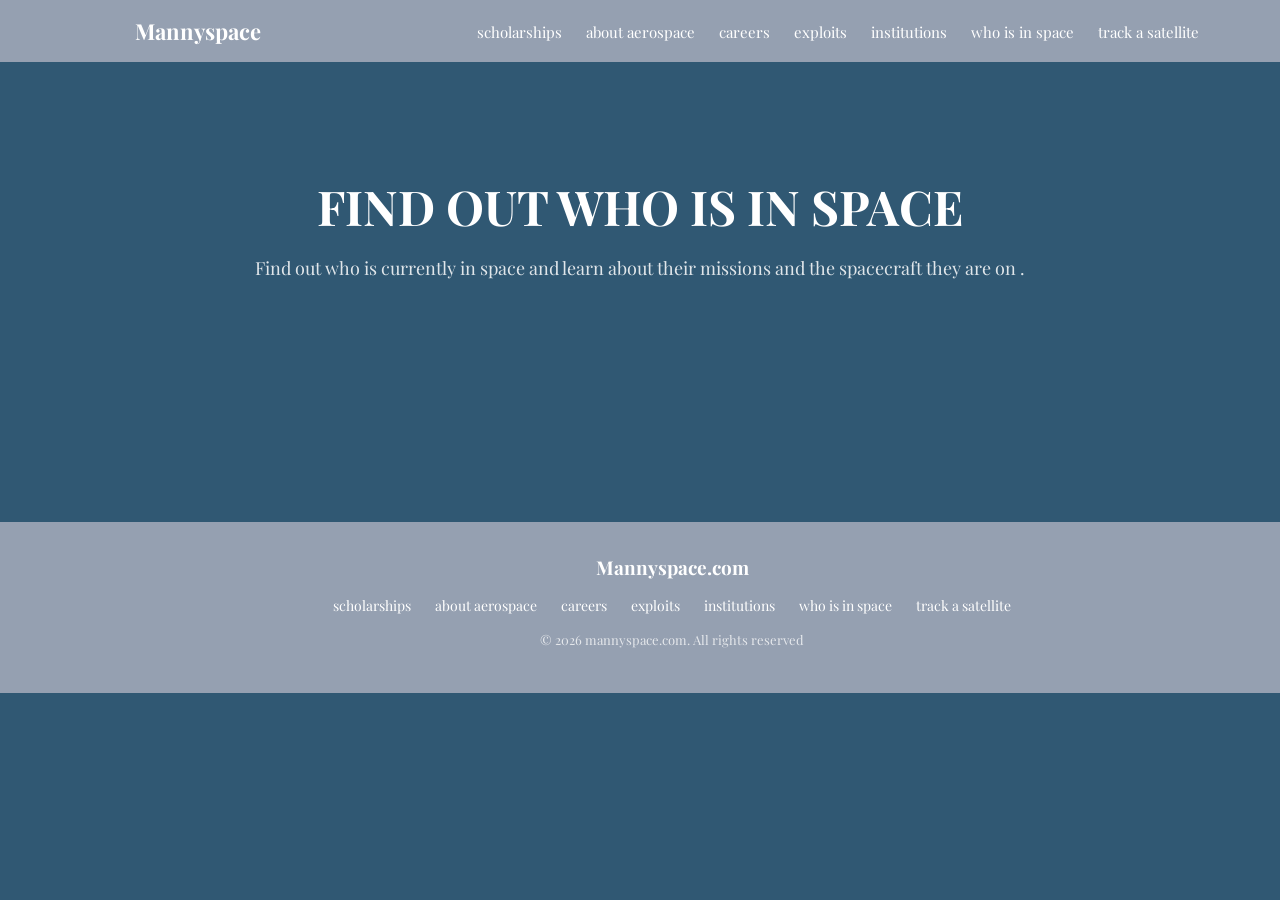
<file: who-is-in-space.html>
<!DOCTYPE html>
<html lang="en">
<head>
    <meta charset="UTF-8">
    <meta name="viewport" content="width=device-width, initial-scale=1.0">
    <title>Document</title>
    <link rel="stylesheet" href="style.css">
    <link href="https://fonts.googleapis.com/css2?family=Playfair+Display:wght@400;700&display=swap" rel="stylesheet">
</head>
<body>
    <div class="navbar">
        <div class="logo">
          <a href="index.html">Mannyspace</a>
        </div>
        <div class="nav-links">
            <a href="scholarships.html">scholarships</a>
            <a href="about-aerospace.html">about aerospace</a>
            <a href="careers.html">careers</a>
            <a href="exploits.html">exploits</a>
            <a href="institutions.html">institutions</a>
            <a href="who-is-in-space.html">who is in space</a>
            <a href="trackastatlite.html">track a satellite</a>
            
        </div>            
    </div>
    <div class="hero">
        <h1> FIND OUT WHO IS IN SPACE</h1>
        <p> Find out who is currently in space and learn about their missions and the spacecraft they are on
          .
        </p>
    </div>
    <div class="cards-container" id="peopleinspace">
        </div>
    </div>
      </div>
        <div class="footer">
            <div class="footer-logo">Mannyspace.com</div>
            <div class="footer-links">
                <a href="scholarships.html">scholarships</a>
            <a href="about-aerospace.html">about aerospace</a>
            <a href="careers.html">careers</a>
            <a href="exploits.html">exploits</a>
            <a href="institutions.html">institutions</a>
            <a href="who-is-in-space.html">who is in space</a>
            <a href="trackastatlite.html">track a satellite</a>

            </div>
            <p class="footer-copy">© 2026 mannyspace.com. All rights reserved</p>
            </div>
            <script src="who-is-in-space.js"></script>
    
</body>
</html>
</file>
<file: style.css>
body {
  background-color: #305873;
  color: #FFFFFF;
  font-family: 'Playfair Display', Georgia, serif;
  margin: 0;
  padding: 0;
  display: flex;
  flex-direction: column;
}


.navbar {
  background-color: #95A0B1;
  display: flex;
  align-items: center;
  justify-content: space-around;
  padding: 16px 32px;
  margin: 0;
  width: 100%;
  position: relative;
}

.logo {
  color: #FFFFFF;
  font-size: 22px;
  font-weight: 700;
}

.nav-links a {
  color: #FFFFFF;
  text-decoration: none;
  font-size: 15px;
  padding: 5px 10px;
}

.nav-links a:hover {
  background-color: #FFFFFF;
  color: #95A0B1;
}
.logo a {
    color: #FFFFFF;
    text-decoration: none;
}

.hero {
  text-align: center;
  padding: 80px 32px;
  position: relative;
  overflow: hidden;
}
.hero-video{
  position: absolute;
  top: 0;
  left: 0;
  width: 100%;
  height: 100%;
  object-fit: cover;
  z-index: 0;
  opacity: 0.4;
}
.hero h1 {
  font-size: 48px;
  margin-bottom: 16px;
}

.hero p {
  font-size: 18px;
  opacity: 0.85;
}


.cards-container {
  display: grid;
  grid-template-columns: repeat(auto-fit, minmax(260px, 1fr));
  gap: 24px;
  padding: 48px 32px;
  max-width: 1200px;
  margin: 0 auto;
}

.card {
  background-color: #0D2C49;
  color: #95A0B1;
  border-radius: 10px;
  padding: 32px 24px;
}

.card:hover {
  background-color: #95A0B1;
  color: #0D2C49;
}

.card h3 {
  font-size: 19px;
  margin-bottom: 12px;
}

.card p {
  font-size: 14px;
  line-height: 1.6;
  margin-bottom: 16px;
}

.card a {
  font-size: 14px;
  font-weight: 600;
  text-decoration: none;
  padding: 7px 18px;
  border-radius: 5px;
  background-color: #95A0B1;
  color: #0D2C49;
  border: 2px solid #95A0B1;
}

.card a:hover {
  background-color: #0D2C49;
  color: #95A0B1;
}
.card-image-wrapper{
    display: flex;
    justify-content: center;
 }
 .card-image{
    width: 100%;
    height: 300px;
    object-fit: cover;
    border-radius: 8px;
 }
.footer {
  background-color: #95A0B1;
  color: #FFFFFF;
  text-align: center;
  padding: 32px;
  margin-top: 48px;
  width: 100%;
  position: relative;
}

.footer-logo {
  font-size: 19px;
  font-weight: 700;
  margin-bottom: 16px;
}

.footer-links {
  display: flex;
  justify-content: center;
  gap: 24px;
  margin-bottom: 16px;
}

.footer-links a {
  color: #FFFFFF;
  text-decoration: none;
  font-size: 14px;
}

.footer-links a:hover {
  color: #0D2C49;
}

.footer-copy {
  font-size: 13px;
  opacity: 0.75;
}
.about-card{
    background-color: #0D2C49;
    color: #95A0B1;
    border-radius: 10px;
    padding: 32px;
    margin: 48px 32px;

}
.about-images{
    display: grid;
    grid-template-columns: 1fr 1fr 1fr;
    gap: 16px;
    margin-bottom: 24px;
}
.about-images img{
    width: 100%;
    height: 300px;
    object-fit: cover;
    border-radius: 8px;
}
.about-text{
    text-align: center;
}
.about-text h3{
    font-size: 24px;
    color: #FFFFFF;
    margin-bottom: 16px;
}
.about-text p{
    font-size: 15px;
    line-height: 1.7;
}
#trackasatellite{
  display: flex;
  flex-direction: column;
  align-items: center;
  gap:20px;
  padding:40px 20px;
}
#result{
  background: rgba(255,255,255,0.05);
  border: 1px solid #7b2ff7;
  border-radius: 16px;
  padding: 40px 60px;
  text-align: center;
}
#result p {
  font-size: 20px;
  margin: 12px 0px;
  color: #ccc;
  letter-spacing: 1px;
}
#result span{
  color: #a78bfa;
  font-weight: bold;
  font-size: 22px;
}
#searchInput{
  padding: 10px 16px;
font-size: 16px;
border-radius: 16px;
border: 2px solid #a78bfa;
background: transparent;
color: white;
width: 300px;
outline: none;
}
#searchBtn{
  padding: 10px 30px;
  background: #95A0B1;
  color:whitesmoke;
  border: none;
  border-radius: 8px;
  font-size: 16px;
  
}
</file>
